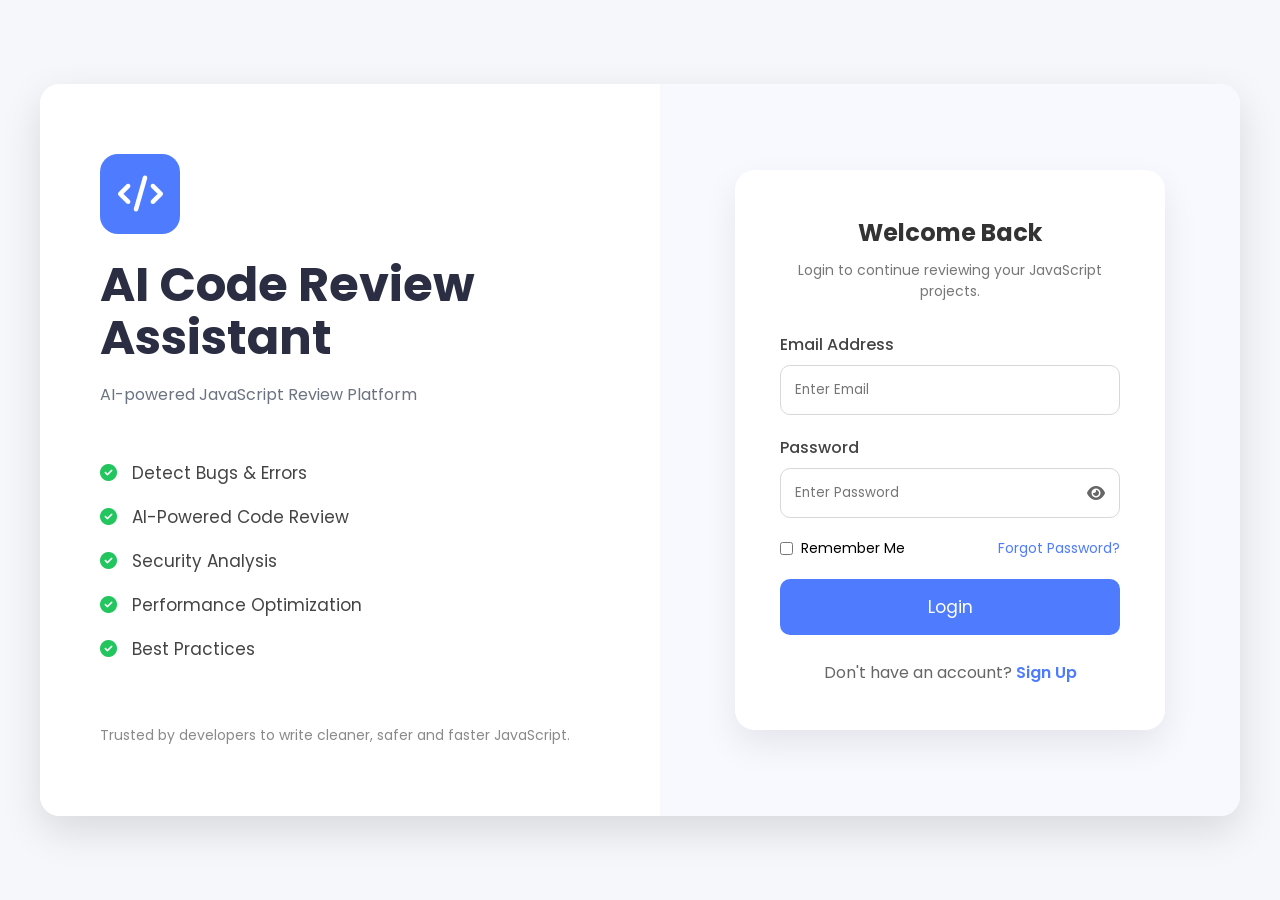
<file: login.html>
<!DOCTYPE html>
<html lang="en">
<head>
    <meta charset="UTF-8">
    <meta name="viewport" content="width=device-width, initial-scale=1.0">
    <title>Login | AI Code Review Assistant</title>

    <link rel="stylesheet" href="login.css">

    <!-- Google Font -->
    <link href="https://fonts.googleapis.com/css2?family=Poppins:wght@300;400;500;600;700&display=swap" rel="stylesheet">

    <!-- Font Awesome -->
    <link rel="stylesheet"
    href="https://cdnjs.cloudflare.com/ajax/libs/font-awesome/6.5.2/css/all.min.css">

</head>

<body>

<div class="container">

    <!-- Left Section -->

    <div class="left">

        <div class="logo">
            <i class="fas fa-code"></i>
        </div>

        <h1>AI Code Review Assistant</h1>

        <p class="subtitle">
            AI-powered JavaScript Review Platform
        </p>

        <ul class="features">

            <li>
                <i class="fa-solid fa-circle-check"></i>
                Detect Bugs & Errors
            </li>

            <li>
                <i class="fa-solid fa-circle-check"></i>
                AI-Powered Code Review
            </li>

            <li>
                <i class="fa-solid fa-circle-check"></i>
                Security Analysis
            </li>

            <li>
                <i class="fa-solid fa-circle-check"></i>
                Performance Optimization
            </li>

            <li>
                <i class="fa-solid fa-circle-check"></i>
                Best Practices
            </li>

        </ul>

        <p class="footer-text">
            Trusted by developers to write cleaner, safer and faster JavaScript.
        </p>

    </div>

    <!-- Right Section -->

    <div class="right">

        <div class="login-card">

            <h2>Welcome Back</h2>

            <p class="small">
                Login to continue reviewing your JavaScript projects.
            </p>

            <form id="loginForm">

                <div class="input-box">

                    <label>Email Address</label>

                    <input
                        type="email"
                        id="email"
                        placeholder="Enter Email"
                    >

                </div>

                <div class="input-box">

                    <label>Password</label>

                    <div class="password-box">

                        <input
                            type="password"
                            id="password"
                            placeholder="Enter Password"
                        >

                        <span id="togglePassword">
                            <i class="fa-solid fa-eye"></i>
                        </span>

                    </div>

                </div>

                <div class="options">

                    <label>

                        <input type="checkbox" id="remember">

                        Remember Me

                    </label>

                    <a href="#">Forgot Password?</a>

                </div>

                <button id="loginBtn" type="submit">

                    Login

                </button>

                <div id="message"></div>

                <p class="signup">

                    Don't have an account?

                    <a href="signup.html">

                        Sign Up

                    </a>

                </p>

            </form>

        </div>

    </div>

</div>

<script src="login.js"></script>

</body>
</html>
</file>
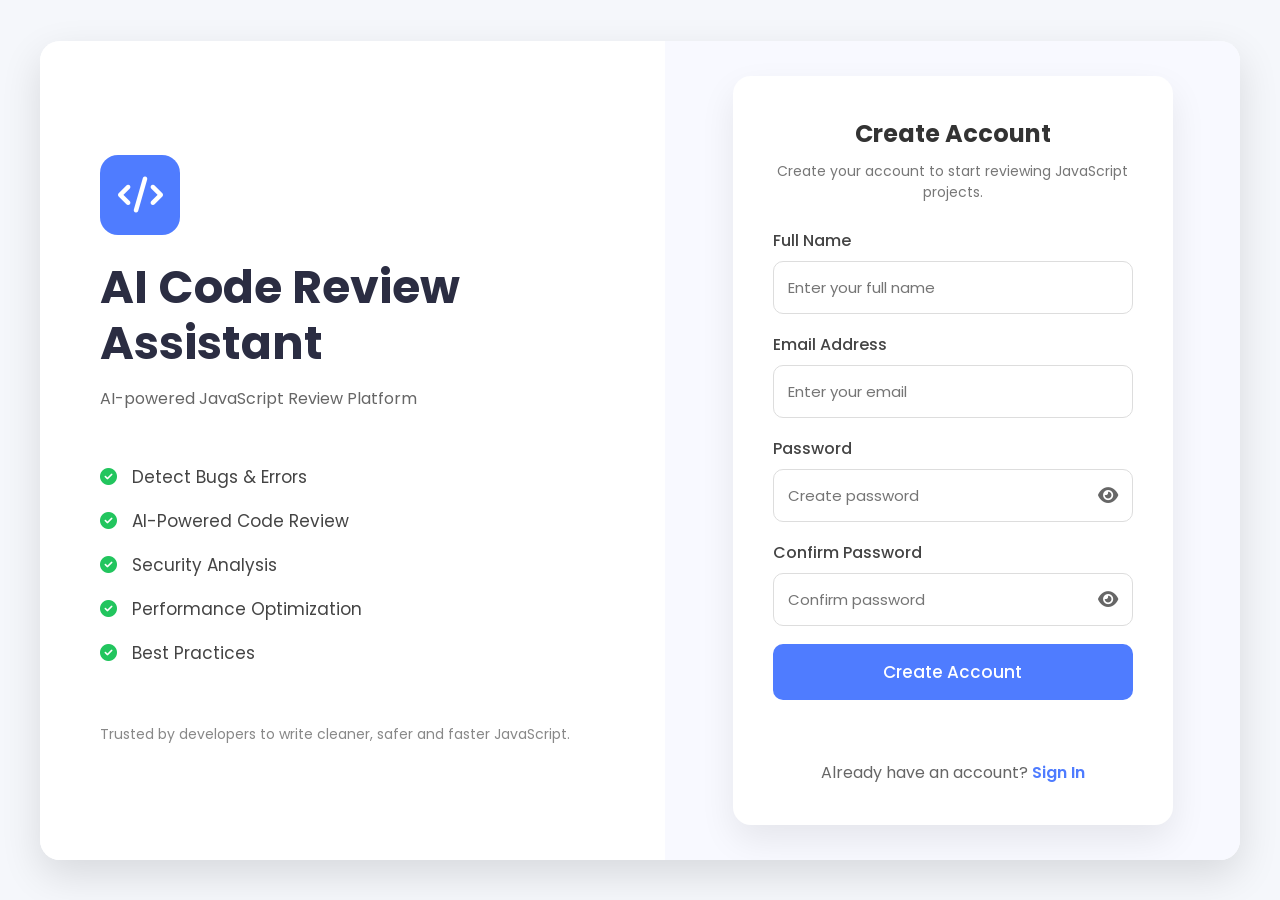
<file: signup.html>
<!DOCTYPE html>
<html lang="en">
<head>
    <meta charset="UTF-8">
    <meta name="viewport" content="width=device-width, initial-scale=1.0">
    <title>Sign Up | AI Code Review Assistant</title>

    <link rel="stylesheet" href="signup.css">

    <link href="https://fonts.googleapis.com/css2?family=Poppins:wght@300;400;500;600;700&display=swap" rel="stylesheet">

    <link rel="stylesheet"
    href="https://cdnjs.cloudflare.com/ajax/libs/font-awesome/6.5.2/css/all.min.css">
</head>

<body>

<div class="container">

    <!-- Left Side -->

    <div class="left">

        <div class="logo">
            <i class="fas fa-code"></i>
        </div>

        <h1>AI Code Review Assistant</h1>

        <p class="subtitle">
            AI-powered JavaScript Review Platform
        </p>

        <ul class="features">
            <li><i class="fa-solid fa-circle-check"></i> Detect Bugs & Errors</li>
            <li><i class="fa-solid fa-circle-check"></i> AI-Powered Code Review</li>
            <li><i class="fa-solid fa-circle-check"></i> Security Analysis</li>
            <li><i class="fa-solid fa-circle-check"></i> Performance Optimization</li>
            <li><i class="fa-solid fa-circle-check"></i> Best Practices</li>
        </ul>

        <p class="footer-text">
            Trusted by developers to write cleaner, safer and faster JavaScript.
        </p>

    </div>

    <!-- Right Side -->

    <div class="right">

        <div class="signup-card">

            <h2>Create Account</h2>

            <p class="small">
                Create your account to start reviewing JavaScript projects.
            </p>

            <form id="signupForm">

                <div class="input-box">
                    <label>Full Name</label>
                    <input
                        type="text"
                        id="name"
                        placeholder="Enter your full name">
                </div>

                <div class="input-box">
                    <label>Email Address</label>
                    <input
                        type="email"
                        id="email"
                        placeholder="Enter your email">
                </div>

                <div class="input-box">
                    <label>Password</label>

                    <div class="password-box">
                        <input
                            type="password"
                            id="password"
                            placeholder="Create password">

                        <span id="togglePassword">
                            <i class="fa-solid fa-eye"></i>
                        </span>
                    </div>

                </div>

                <div class="input-box">
                    <label>Confirm Password</label>

                    <div class="password-box">
                        <input
                            type="password"
                            id="confirmPassword"
                            placeholder="Confirm password">

                        <span id="toggleConfirmPassword">
                            <i class="fa-solid fa-eye"></i>
                        </span>
                    </div>

                </div>

                <button type="submit" id="signupBtn">
                    Create Account
                </button>

                <div id="message"></div>

                <p class="login-link">
                    Already have an account?
                    <a href="login.html">Sign In</a>
                </p>

            </form>

        </div>

    </div>

</div>

<script src="signup.js"></script>

</body>
</html>
</file>
<file: login.css>
/* ==========================
   AI Code Review Login Page
========================== */

*{
    margin:0;
    padding:0;
    box-sizing:border-box;
    font-family:'Poppins',sans-serif;
}

body{
    min-height:100vh;
    display:flex;
    justify-content:center;
    align-items:center;
    background:#f5f7fb;
}

.container{
    width:95%;
    max-width:1200px;
    min-height:700px;
    display:flex;
    background:#fff;
    border-radius:20px;
    overflow:hidden;
    box-shadow:0 15px 40px rgba(0,0,0,.12);
}

/* Left */

.left{
    flex:1;
    padding:70px 60px;
    display:flex;
    flex-direction:column;
    justify-content:center;
    background:#ffffff;
    animation:leftSlide .8s ease;
}

.logo{
    width:80px;
    height:80px;
    background:#4f7cff;
    color:#fff;
    border-radius:18px;
    display:flex;
    justify-content:center;
    align-items:center;
    font-size:36px;
    margin-bottom:25px;
}

.left h1{
    font-size:48px;
    line-height:1.1;
    color:#2b2d42;
    margin-bottom:18px;
}

.subtitle{
    color:#6b7280;
    margin-bottom:35px;
}

.features{
    list-style:none;
}

.features li{
    margin:18px 0;
    font-size:17px;
    color:#444;
}

.features i{
    color:#22c55e;
    margin-right:10px;
}

.footer-text{
    margin-top:45px;
    color:#8a8a8a;
    font-size:14px;
}

/* Right */

.right{
    flex:1;
    display:flex;
    justify-content:center;
    align-items:center;
    padding:40px;
    background:#f8f9ff;
}

.login-card{
    width:100%;
    max-width:430px;
    background:#fff;
    padding:45px;
    border-radius:20px;
    box-shadow:0 15px 35px rgba(0,0,0,.08);
    animation:fadeUp .8s;
}

.login-card h2{
    text-align:center;
    color:#333;
    margin-bottom:10px;
}

.small{
    text-align:center;
    color:#777;
    margin-bottom:30px;
    font-size:14px;
}

.input-box{
    margin-bottom:20px;
}

.input-box label{
    display:block;
    margin-bottom:8px;
    color:#444;
    font-weight:500;
}

.input-box input{
    width:100%;
    padding:14px;
    border:1px solid #d8d8d8;
    border-radius:10px;
    outline:none;
    transition:.3s;
}

.input-box input:focus{
    border-color:#4f7cff;
    box-shadow:0 0 10px rgba(79,124,255,.2);
}

.password-box{
    position:relative;
}

.password-box span{
    position:absolute;
    right:15px;
    top:50%;
    transform:translateY(-50%);
    cursor:pointer;
    color:#666;
}

.options{
    display:flex;
    justify-content:space-between;
    align-items:center;
    margin:20px 0;
    font-size:14px;
}

.options a{
    text-decoration:none;
    color:#4f7cff;
}

.options label{
    display:flex;
    align-items:center;
    gap:8px;
}

button{
    width:100%;
    padding:15px;
    border:none;
    border-radius:10px;
    background:#4f7cff;
    color:#fff;
    font-size:17px;
    cursor:pointer;
    transition:.3s;
}

button:hover{
    background:#2d63ff;
    transform:translateY(-2px);
}

#message{
    margin-top:18px;
    text-align:center;
    font-size:14px;
    color:red;
}

.signup{
    margin-top:25px;
    text-align:center;
    color:#666;
}

.signup a{
    color:#4f7cff;
    text-decoration:none;
    font-weight:600;
}

/* Animations */

@keyframes fadeUp{
    from{
        opacity:0;
        transform:translateY(30px);
    }
    to{
        opacity:1;
        transform:translateY(0);
    }
}

@keyframes leftSlide{
    from{
        opacity:0;
        transform:translateX(-40px);
    }
    to{
        opacity:1;
        transform:translateX(0);
    }
}

/* Mobile */

@media(max-width:900px){

.container{
    flex-direction:column;
}

.left{
    text-align:center;
    padding:40px 30px;
}

.logo{
    margin:auto auto 25px;
}

.left h1{
    font-size:36px;
}

.right{
    padding:25px;
}

.login-card{
    padding:30px;
}

.options{
    flex-direction:column;
    gap:12px;
}

}
</file>
<file: signup.css>
/* ==========================
   AI Code Review Assistant
   Signup Page
========================== */

*{
    margin:0;
    padding:0;
    box-sizing:border-box;
    font-family:'Poppins',sans-serif;
}

body{
    min-height:100vh;
    display:flex;
    justify-content:center;
    align-items:center;
    background:#f5f7fb;
}

.container{
    width:95%;
    max-width:1200px;
    min-height:720px;
    display:flex;
    background:#ffffff;
    border-radius:20px;
    overflow:hidden;
    box-shadow:0 15px 40px rgba(0,0,0,.12);
}

/* Left Side */

.left{
    flex:1;
    padding:70px 60px;
    display:flex;
    flex-direction:column;
    justify-content:center;
    background:#ffffff;
    animation:leftSlide .8s ease;
}

.logo{
    width:80px;
    height:80px;
    background:#4f7cff;
    color:#fff;
    border-radius:18px;
    display:flex;
    justify-content:center;
    align-items:center;
    font-size:36px;
    margin-bottom:25px;
}

.left h1{
    font-size:46px;
    color:#2b2d42;
    margin-bottom:15px;
    line-height:1.2;
}

.subtitle{
    color:#666;
    margin-bottom:35px;
}

.features{
    list-style:none;
}

.features li{
    margin:18px 0;
    color:#444;
    font-size:17px;
}

.features i{
    color:#22c55e;
    margin-right:10px;
}

.footer-text{
    margin-top:40px;
    color:#888;
    font-size:14px;
}

/* Right Side */

.right{
    flex:1;
    display:flex;
    justify-content:center;
    align-items:center;
    background:#f8f9ff;
    padding:35px;
}

.signup-card{
    width:100%;
    max-width:440px;
    background:#fff;
    border-radius:18px;
    padding:40px;
    box-shadow:0 15px 35px rgba(0,0,0,.08);
    animation:fadeUp .8s ease;
}

.signup-card h2{
    text-align:center;
    color:#333;
    margin-bottom:10px;
}

.small{
    text-align:center;
    color:#777;
    margin-bottom:25px;
    font-size:14px;
}

.input-box{
    margin-bottom:18px;
}

.input-box label{
    display:block;
    margin-bottom:8px;
    color:#444;
    font-weight:500;
}

.input-box input{
    width:100%;
    padding:14px;
    border:1px solid #ddd;
    border-radius:10px;
    outline:none;
    transition:.3s;
    font-size:15px;
}

.input-box input:focus{
    border-color:#4f7cff;
    box-shadow:0 0 8px rgba(79,124,255,.25);
}

.password-box{
    position:relative;
}

.password-box span{
    position:absolute;
    top:50%;
    right:15px;
    transform:translateY(-50%);
    cursor:pointer;
    color:#666;
    font-size:18px;
}

button{
    width:100%;
    padding:15px;
    border:none;
    border-radius:10px;
    background:#4f7cff;
    color:#fff;
    font-size:17px;
    font-weight:500;
    cursor:pointer;
    transition:.3s;
}

button:hover{
    background:#2d63ff;
    transform:translateY(-2px);
}

button:active{
    transform:scale(.98);
}

#message{
    margin-top:15px;
    text-align:center;
    font-size:14px;
    color:red;
    min-height:20px;
}

.login-link{
    margin-top:25px;
    text-align:center;
    color:#666;
}

.login-link a{
    color:#4f7cff;
    text-decoration:none;
    font-weight:600;
}

.login-link a:hover{
    text-decoration:underline;
}

/* Animations */

@keyframes fadeUp{
    from{
        opacity:0;
        transform:translateY(40px);
    }
    to{
        opacity:1;
        transform:translateY(0);
    }
}

@keyframes leftSlide{
    from{
        opacity:0;
        transform:translateX(-40px);
    }
    to{
        opacity:1;
        transform:translateX(0);
    }
}

/* Responsive */

@media(max-width:900px){

.container{
    flex-direction:column;
}

.left{
    padding:40px 25px;
    text-align:center;
}

.logo{
    margin:auto auto 25px;
}

.left h1{
    font-size:34px;
}

.right{
    padding:20px;
}

.signup-card{
    padding:30px;
}

}

@media(max-width:500px){

.signup-card{
    padding:25px;
}

.left h1{
    font-size:28px;
}

.features li{
    font-size:15px;
}

button{
    padding:14px;
}

}
</file>
